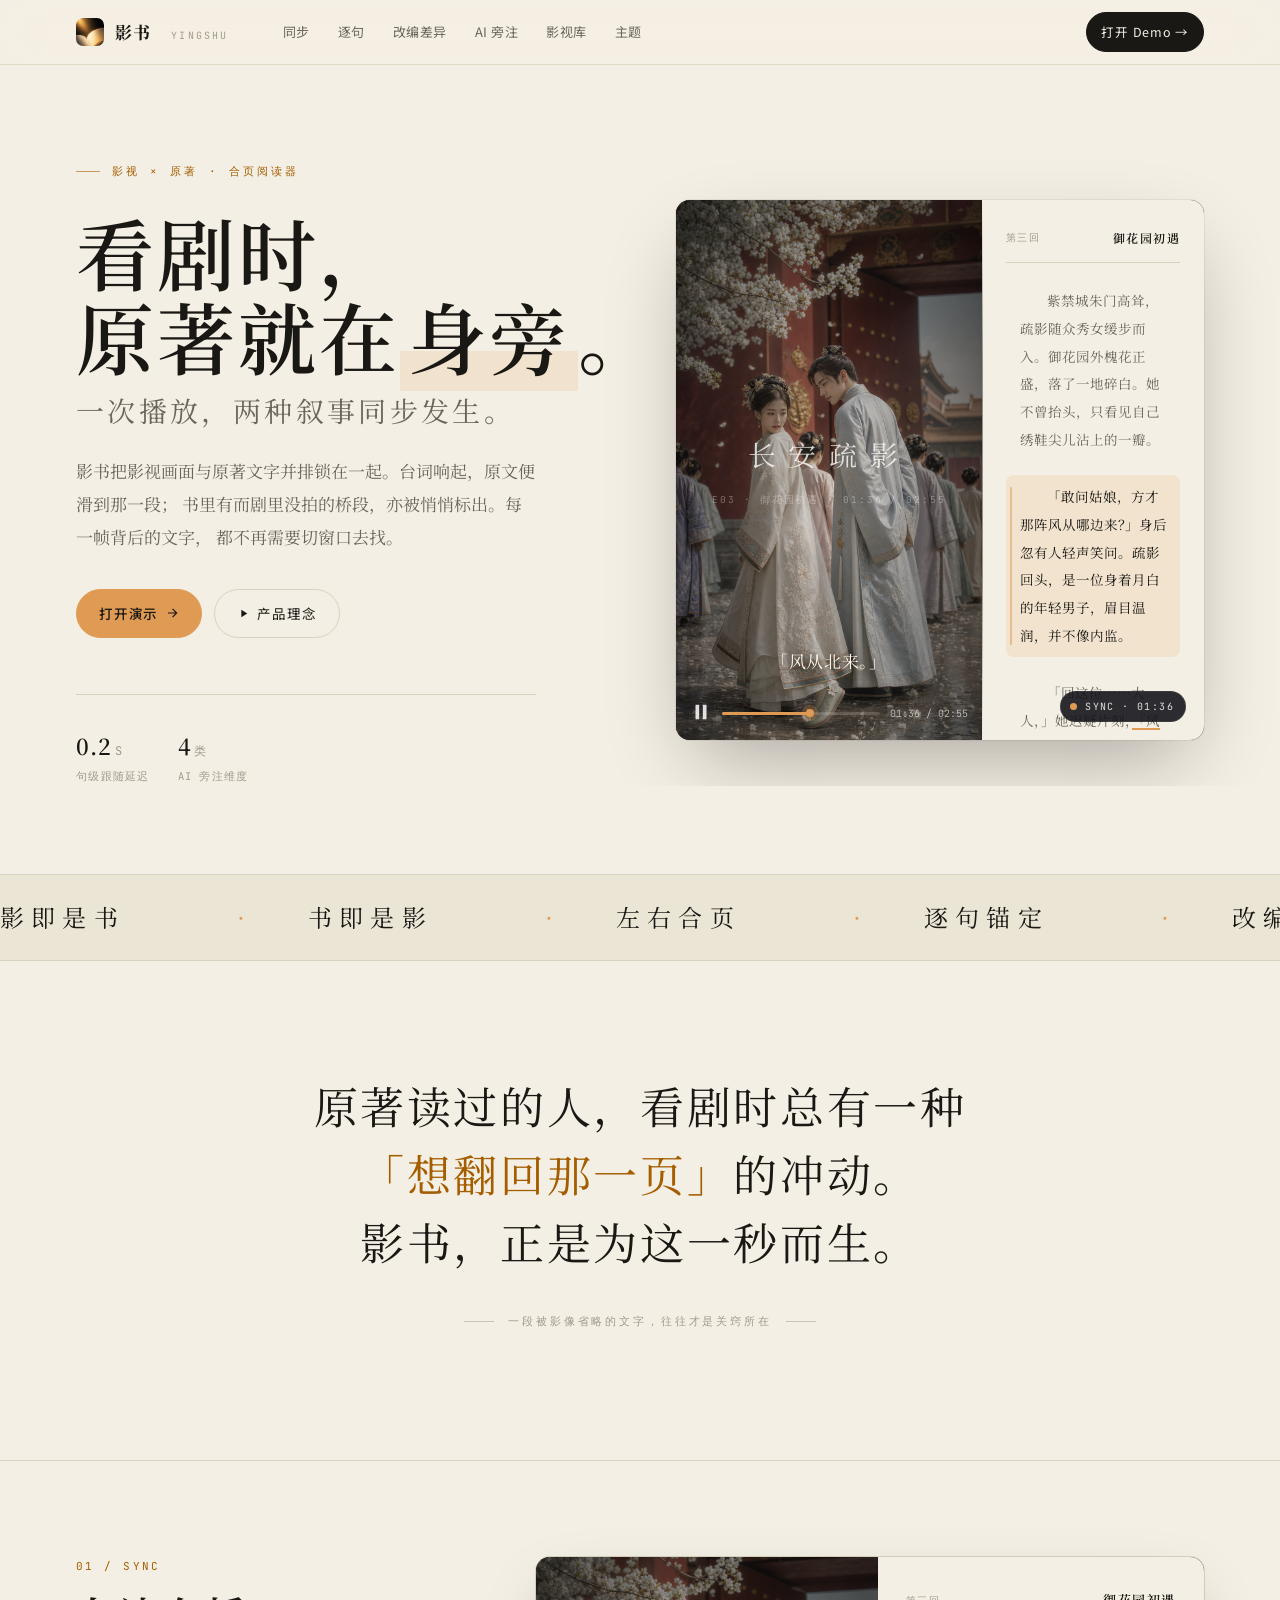
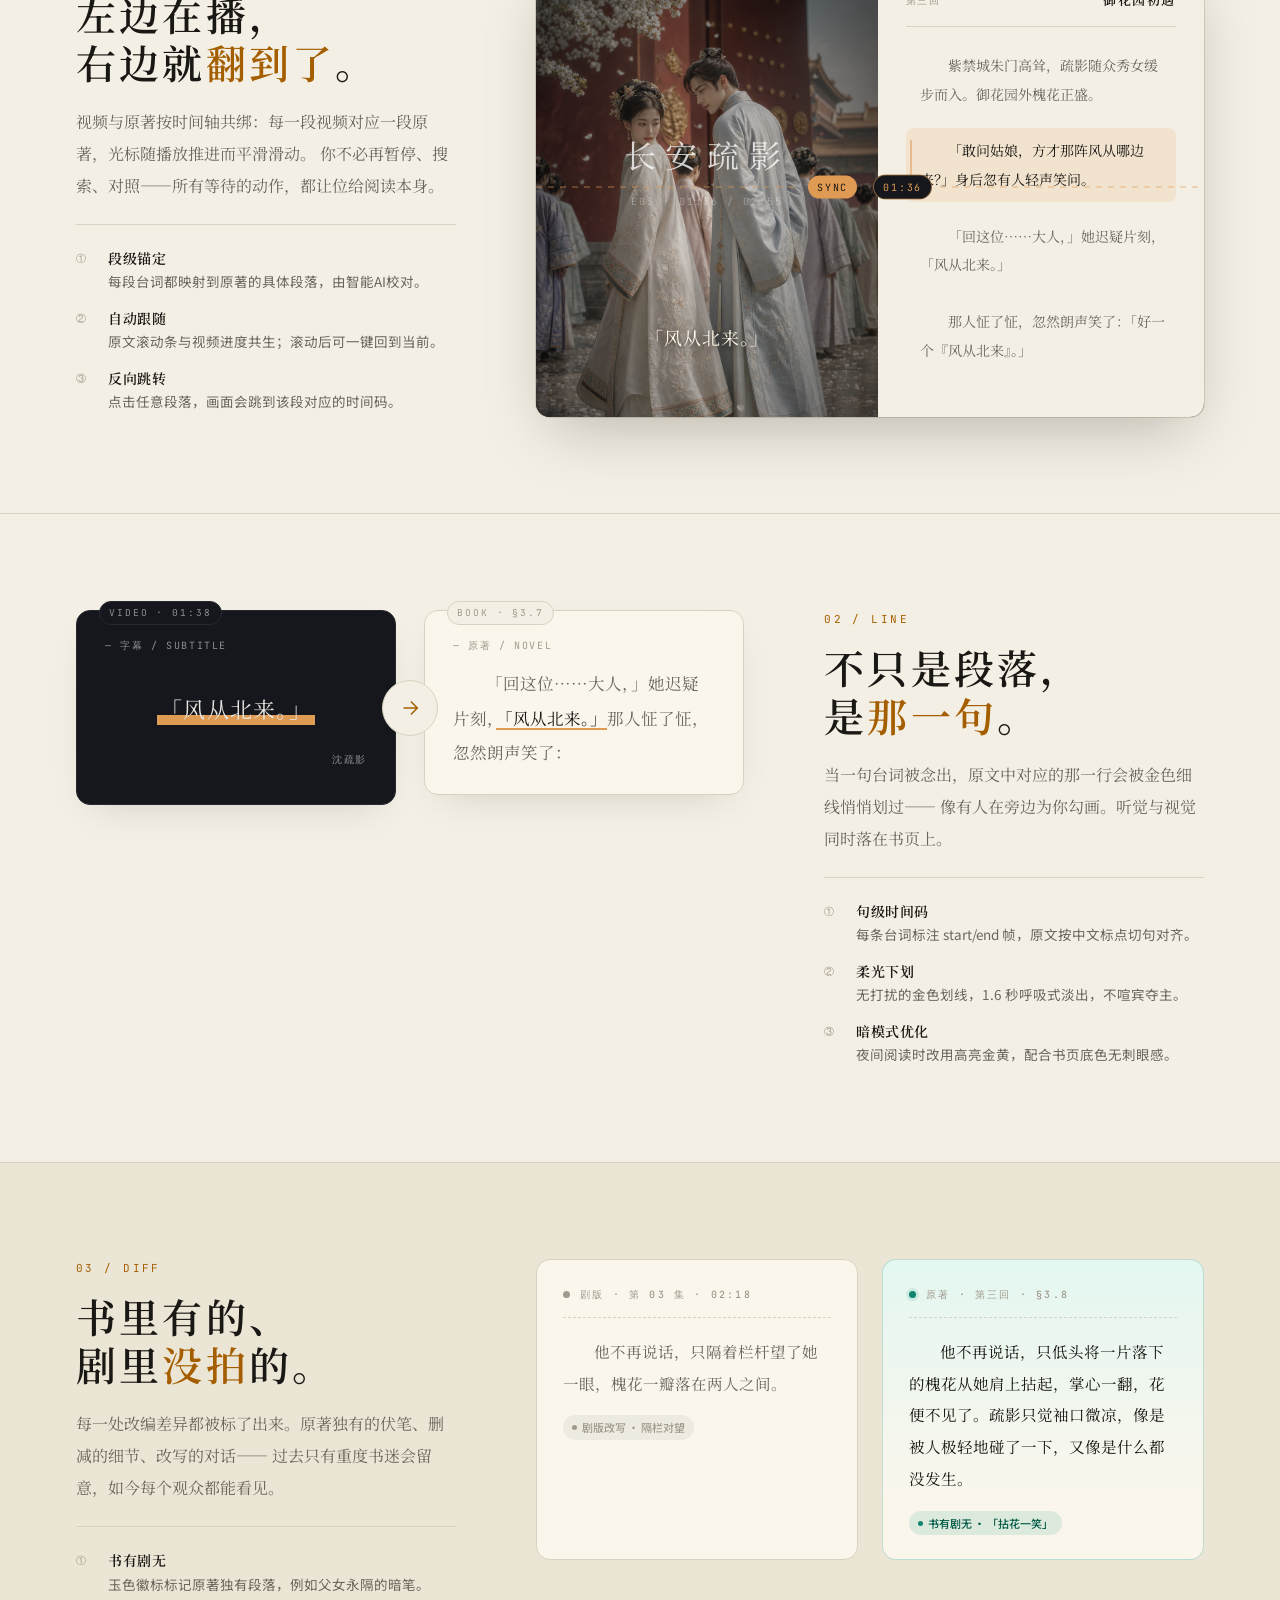
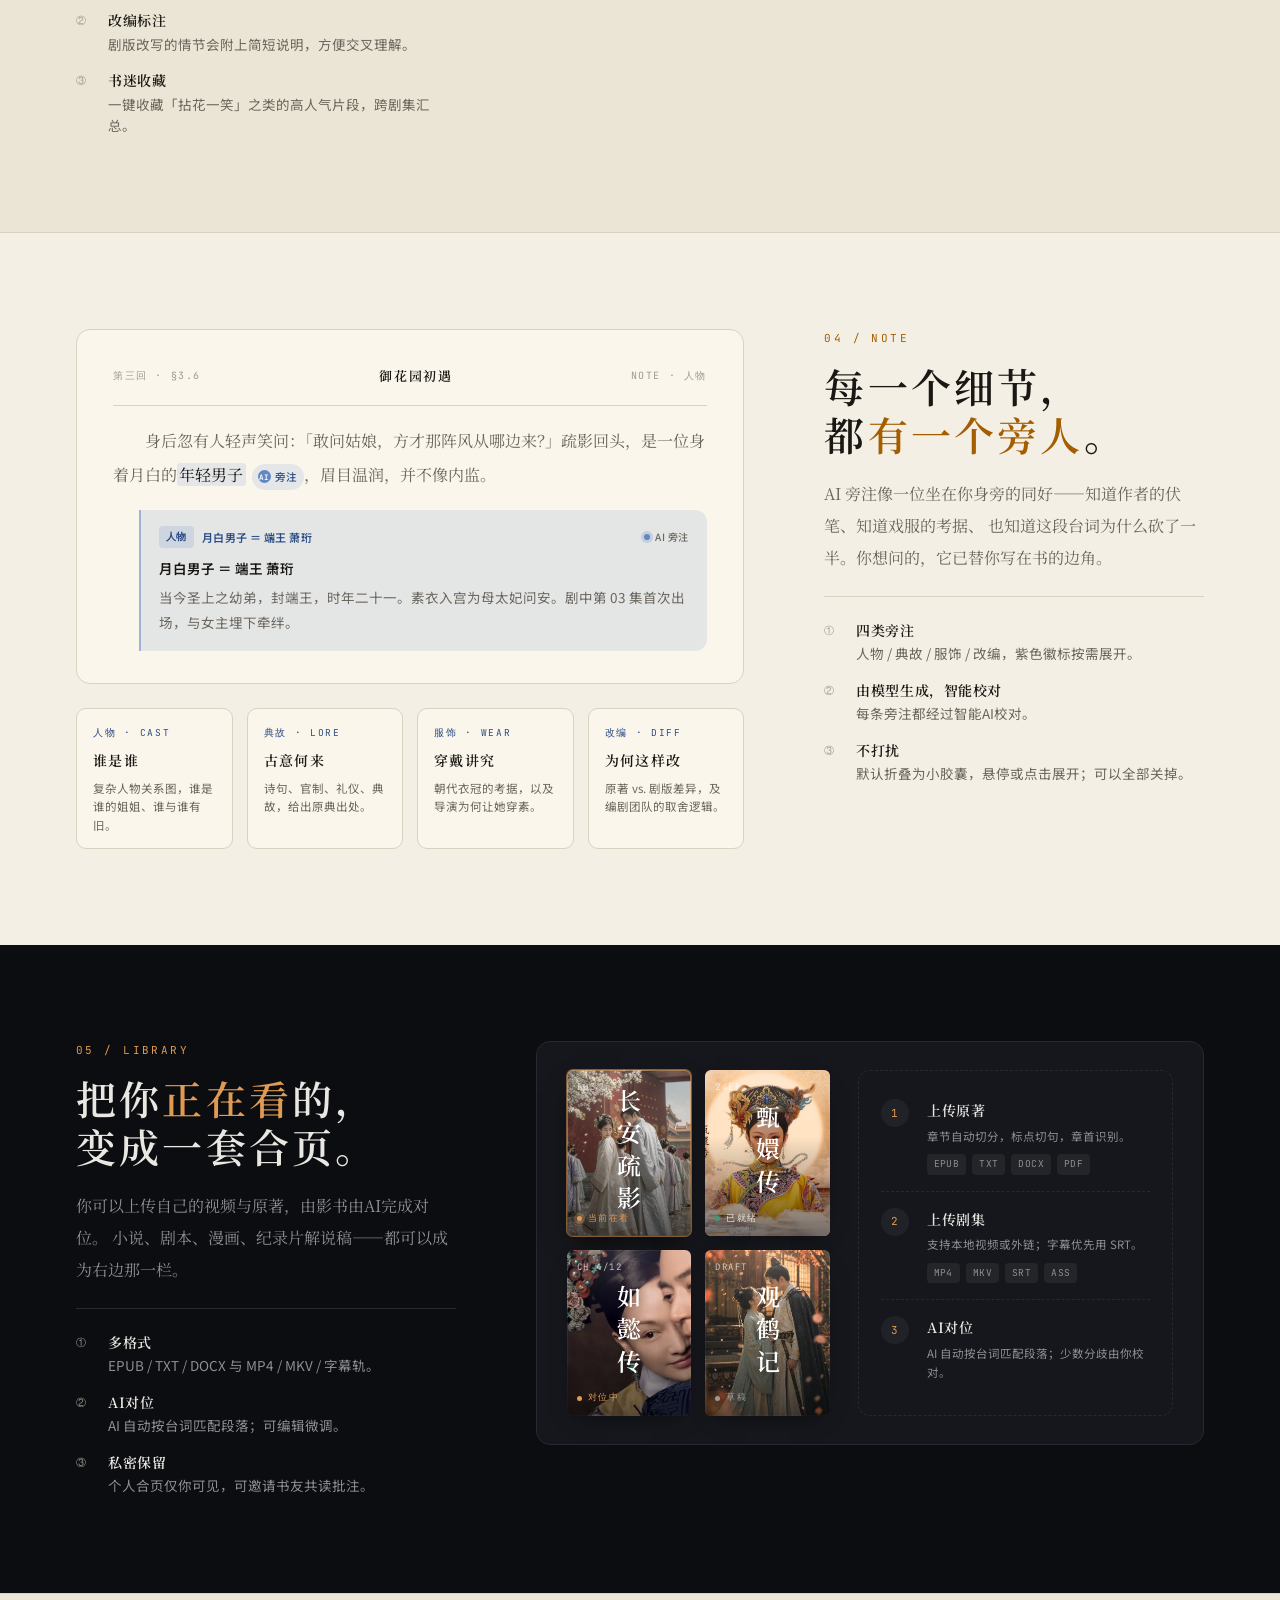
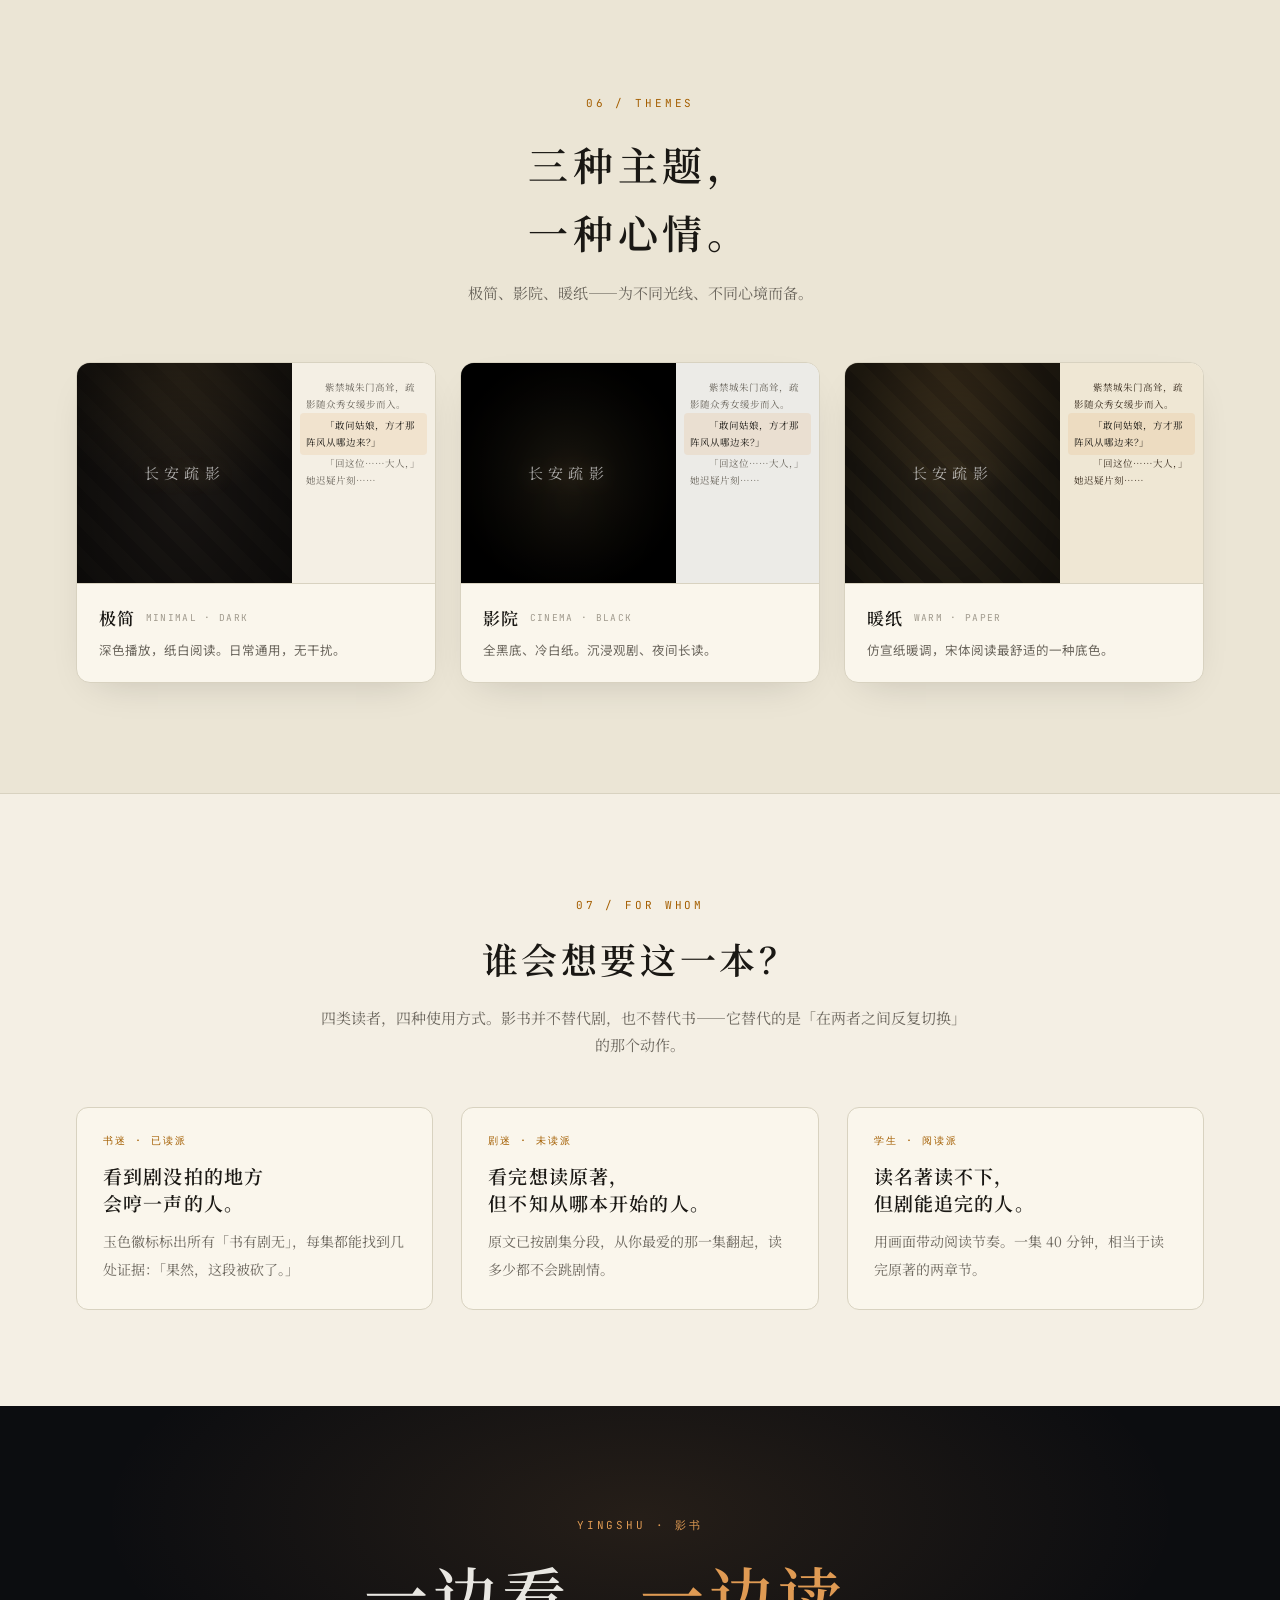
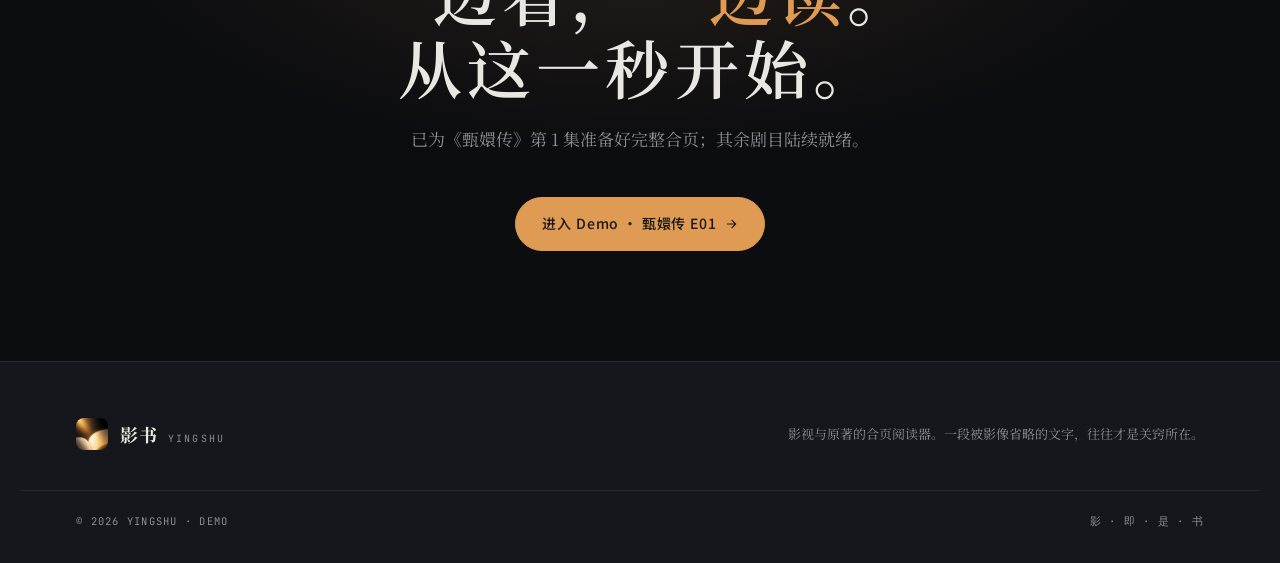
<file: index.html>
<!doctype html>
<html lang="zh-CN">
<head>
<meta charset="utf-8" />
<title>影书 · 影视与原著的合页</title>
<meta name="viewport" content="width=1280" />
<link rel="preconnect" href="https://fonts.googleapis.com" />
<link rel="preconnect" href="https://fonts.gstatic.com" crossorigin />
<link rel="stylesheet" href="https://fonts.googleapis.com/css2?family=Noto+Serif+SC:wght@300;400;500;600;700;900&family=Noto+Sans+SC:wght@300;400;500;600;700&family=JetBrains+Mono:wght@300;400;500&display=swap" />
<style>
/* ─── Tokens (沿用 demo 设计系统) ────────────────────── */
:root {
  --c-ink:        #1a1814;
  --c-ink-dim:    #6b665d;
  --c-ink-mute:   #a09a8d;
  --c-paper:      #f4efe4;
  --c-paper-soft: #ebe5d5;
  --c-paper-card: #faf6ec;
  --c-paper-deep: #e7e0cd;
  --c-rule:       #d8d2c0;
  --c-rule-soft:  #e0d9c6;

  --c-night:      #0c0d10;
  --c-night-2:    #15171c;
  --c-night-3:    #1d2027;
  --c-night-line: #262932;
  --c-snow:       #e9e7e2;
  --c-snow-dim:   #8e8e93;

  --c-gold:       oklch(0.74 0.12 65);
  --c-gold-deep:  oklch(0.55 0.13 65);
  --c-gold-soft:  oklch(0.74 0.12 65 / .15);
  --c-gold-rule:  oklch(0.74 0.12 65 / .55);

  --c-jade:       oklch(0.55 0.10 175);
  --c-jade-soft:  oklch(0.68 0.09 175 / .18);

  --c-indigo:     oklch(0.42 0.10 260);
  --c-indigo-mid: oklch(0.62 0.10 260);
  --c-indigo-soft:oklch(0.62 0.10 260 / .14);

  --ff-sans:  "Noto Sans SC", ui-sans-serif, system-ui, -apple-system, "PingFang SC", "Microsoft YaHei", sans-serif;
  --ff-serif: "Noto Serif SC", "Songti SC", "STSong", "SimSun", serif;
  --ff-mono:  "JetBrains Mono", ui-monospace, SFMono-Regular, monospace;
}

* { box-sizing: border-box; }
html, body { margin: 0; padding: 0; }
body {
  font-family: var(--ff-sans);
  color: var(--c-ink);
  background: var(--c-paper);
  -webkit-font-smoothing: antialiased;
  text-rendering: optimizeLegibility;
  font-size: 15px;
  line-height: 1.7;
}
a { color: inherit; text-decoration: none; }
img { display: block; max-width: 100%; }

.wrap { max-width: 1240px; margin: 0 auto; padding: 0 56px; }
.eyebrow {
  font-family: var(--ff-mono);
  font-size: 11px;
  letter-spacing: .26em;
  color: var(--c-ink-mute);
  text-transform: uppercase;
}
.eyebrow.gold { color: var(--c-gold-deep); }
.eyebrow.snow { color: rgba(255,255,255,.55); }

h1, h2, h3, h4 { font-family: var(--ff-serif); font-weight: 600; margin: 0; letter-spacing: .04em; }

/* ─── 顶栏 ───────────────────────────────────────────── */
.topnav {
  position: sticky; top: 0; z-index: 50;
  background: rgba(244,239,228,.82);
  -webkit-backdrop-filter: blur(20px) saturate(160%);
  backdrop-filter: blur(20px) saturate(160%);
  border-bottom: 1px solid var(--c-rule-soft);
}
.topnav-inner {
  display: flex; align-items: center; gap: 22px;
  height: 64px;
  max-width: 1240px; margin: 0 auto;
  padding: 0 56px;
}
.brand { display: flex; align-items: center; gap: 11px; font-weight: 600; }
.brand img { width: 28px; height: 28px; border-radius: 7px; }
.brand b { font-family: var(--ff-serif); font-size: 17px; letter-spacing: .08em; }
.brand small {
  font-family: var(--ff-mono); font-size: 10px; letter-spacing: .22em;
  color: var(--c-ink-mute); font-weight: 400;
}
.topnav nav { display: flex; gap: 28px; margin-left: 32px; }
.topnav nav a {
  font-size: 13px; color: var(--c-ink-dim); letter-spacing: .04em;
  transition: color .15s;
}
.topnav nav a:hover { color: var(--c-ink); }
.topnav-spacer { flex: 1; }
.btn {
  display: inline-flex; align-items: center; gap: 7px;
  padding: 8px 14px; border-radius: 999px;
  font-size: 12.5px; letter-spacing: .06em;
  border: 1px solid var(--c-rule);
  background: transparent; color: var(--c-ink);
  transition: background .15s, border-color .15s, color .15s;
  cursor: pointer; font-family: inherit;
}
.btn:hover { background: rgba(0,0,0,.04); }
.btn.primary {
  background: var(--c-ink); color: var(--c-paper); border-color: var(--c-ink);
}
.btn.primary:hover { background: #000; }
.btn.gold {
  background: var(--c-gold); color: #1a1814; border-color: var(--c-gold);
  font-weight: 500;
}
.btn.gold:hover { background: oklch(0.78 0.13 65); }

/* ─── Hero ───────────────────────────────────────────── */
.hero {
  padding: 88px 0 0;
  position: relative;
  overflow: hidden;
}
.hero-grid {
  display: grid;
  grid-template-columns: 1.05fr .95fr;
  gap: 16px;
  align-items: center;
  max-width: 1240px; margin: 0 auto;
  padding: 0 56px;
}
.hero-l { position: relative; }
.hero-eyebrow {
  display: inline-flex; align-items: center; gap: 12px;
  margin-bottom: 28px;
  font-family: var(--ff-mono);
  font-size: 11px; letter-spacing: .28em;
  color: var(--c-gold-deep);
  text-transform: uppercase;
}
.hero-eyebrow .dash {
  display: inline-block; width: 24px; height: 1px;
  background: var(--c-gold-deep); opacity: .6;
}
.hero h1 {
  font-size: 78px;
  line-height: 1.08;
  letter-spacing: .04em;
  font-weight: 600;
  color: var(--c-ink);
  margin-bottom: 28px;
}
.hero h1 em {
  font-style: normal;
  background-image: linear-gradient(transparent 64%, var(--c-gold-soft) 64%);
  padding: 0 .1em;
}
.hero h1 .sub-line {
  display: block;
  font-size: 28px;
  font-weight: 400;
  color: var(--c-ink-dim);
  letter-spacing: .12em;
  margin-top: 18px;
  font-family: var(--ff-serif);
}
.hero p.lede {
  font-size: 17px;
  line-height: 1.95;
  color: var(--c-ink-dim);
  max-width: 460px;
  margin-bottom: 36px;
  font-family: var(--ff-serif);
}
.hero-cta { display: flex; gap: 12px; margin-bottom: 56px; }
.hero-cta .btn { padding: 12px 22px; font-size: 13.5px; }

.hero-stamps {
  display: flex; gap: 28px;
  padding-top: 32px;
  border-top: 1px solid var(--c-rule);
  max-width: 460px;
}
.hero-stamp {
  display: flex; flex-direction: column; gap: 4px;
  font-family: var(--ff-mono); font-size: 10.5px; letter-spacing: .12em;
  color: var(--c-ink-mute); text-transform: uppercase;
}
.hero-stamp b {
  font-family: var(--ff-serif); font-size: 22px; font-weight: 600;
  color: var(--c-ink); letter-spacing: .04em;
}
.hero-stamp b small {
  font-family: var(--ff-mono); font-size: 12px;
  color: var(--c-ink-mute); margin-left: 3px; font-weight: 400;
}

/* Hero 右侧 · 视觉合页 */
.spread {
  position: relative;
  border-radius: 14px;
  box-shadow: 0 32px 80px -20px rgba(0,0,0,.32), 0 0 0 1px rgba(0,0,0,.06);
  overflow: hidden;
  background: var(--c-night);
  display: grid;
  grid-template-columns: 58% 42%;
  height: 540px;
}
.spread::after {
  content: ""; position: absolute;
  left: 58%; top: 0; bottom: 0; width: 1px;
  background: linear-gradient(180deg, transparent, rgba(0,0,0,.4) 30%, rgba(0,0,0,.4) 70%, transparent);
  z-index: 3;
}

/* 左：剧 */
.spread-video {
  position: relative;
  background:
    radial-gradient(120% 100% at 50% 0%, rgba(190,150,80,.16), transparent 60%),
    repeating-linear-gradient(45deg, #161311 0 18px, #1a1714 18px 36px);
  overflow: hidden;
}
.spread-video.changan {
  background-image: url("imgs/%E9%95%BF%E5%AE%89%E7%96%8F%E5%BD%B1.png");
  background-position: center;
  background-repeat: no-repeat;
  background-size: cover;
}
.spread-video::before {
  content: ""; position: absolute; inset: 0;
  background: radial-gradient(60% 80% at 50% 60%, transparent 0%, rgba(0,0,0,.6) 100%);
  pointer-events: none;
}
.spread-vstage {
  position: absolute; left: 50%; top: 50%; transform: translate(-50%, -50%);
  text-align: center;
  width: max-content;
  max-width: calc(100% - 48px);
}
.spread-vstage .ttl {
  font-family: var(--ff-serif); font-size: 28px;
  color: rgba(255,255,255,.78);
  letter-spacing: .45em;
  white-space: nowrap;
  text-shadow: 0 2px 30px rgba(255, 220, 160, .25);
}
.spread-vstage .meta {
  font-family: var(--ff-mono); font-size: 9.5px;
  letter-spacing: .2em; color: rgba(255,255,255,.35);
  margin-top: 14px;
}
.spread-sub {
  position: absolute; left: 0; right: 0; bottom: 64px;
  text-align: center;
  font-family: var(--ff-serif);
  font-size: 17px;
  color: #fff8e8; letter-spacing: .04em;
  text-shadow: 0 2px 8px rgba(0,0,0,.8);
}
.spread-controls {
  position: absolute; left: 14px; right: 14px; bottom: 14px;
  display: flex; align-items: center; gap: 10px;
}
.spread-controls .scr {
  flex: 1; height: 3px; background: rgba(255,255,255,.14); border-radius: 999px;
  position: relative;
}
.spread-controls .scr i {
  position: absolute; left: 0; top: 0; bottom: 0;
  width: 56%; background: var(--c-gold); border-radius: 999px;
}
.spread-controls .scr i::after {
  content: ""; position: absolute; right: -4px; top: 50%;
  width: 8px; height: 8px; transform: translateY(-50%);
  border-radius: 50%; background: var(--c-gold);
  box-shadow: 0 0 0 4px oklch(0.74 0.12 65 / .25);
}
.spread-controls .t {
  font-family: var(--ff-mono); font-size: 10px;
  color: rgba(255,255,255,.6); font-variant-numeric: tabular-nums;
}

/* 右：书 */
.spread-book {
  background: var(--c-paper);
  padding: 26px 24px;
  font-family: var(--ff-serif);
  font-size: 13.5px;
  line-height: 2.05;
  color: var(--c-ink-dim);
  overflow: hidden;
  position: relative;
}
.spread-book-hd {
  display: flex; align-items: center; justify-content: space-between;
  padding-bottom: 12px;
  border-bottom: 1px solid var(--c-rule);
  margin-bottom: 16px;
  font-family: var(--ff-mono);
  font-size: 9.5px; letter-spacing: .14em;
  color: var(--c-ink-mute); text-transform: uppercase;
}
.spread-book-hd b {
  font-family: var(--ff-serif); font-size: 12px; font-weight: 600;
  color: var(--c-ink); letter-spacing: .12em; text-transform: none;
}
.spread-book .para {
  text-indent: 2em;
  margin-bottom: 14px;
  padding: 8px 10px 8px 14px;
  border-radius: 8px;
  position: relative;
}
.spread-book .para.cur {
  background: var(--c-gold-soft);
  color: var(--c-ink);
}
.spread-book .para.cur::before {
  content: ""; position: absolute; left: 4px; top: 12px; bottom: 12px;
  width: 2px; border-radius: 2px; background: var(--c-gold-rule);
}
.spread-book .line.on {
  background-image: linear-gradient(transparent calc(100% - 2px), var(--c-gold) 0);
  background-size: 100% 100%; background-repeat: no-repeat;
}

/* 左下角 · 同步刻度 */
.sync-tag {
  position: absolute; bottom: 18px; right: 18px;
  display: inline-flex; align-items: center; gap: 8px;
  padding: 6px 11px 6px 9px;
  background: rgba(16,17,22,.88);
  border-radius: 999px;
  font-family: var(--ff-mono);
  font-size: 10px; letter-spacing: .14em;
  color: rgba(255,255,255,.85);
  z-index: 4;
  border: 1px solid rgba(255,255,255,.08);
}
.sync-tag .pulse {
  width: 7px; height: 7px; border-radius: 50%;
  background: var(--c-gold);
  box-shadow: 0 0 0 0 var(--c-gold);
  animation: pulse 1.6s ease-out infinite;
}
@keyframes pulse {
  0%   { box-shadow: 0 0 0 0 oklch(0.74 0.12 65 / .55); }
  100% { box-shadow: 0 0 0 9px oklch(0.74 0.12 65 / 0); }
}

/* ─── 章节分隔 ────────────────────────────────────────── */
.chap-sep {
  display: grid; grid-template-columns: 1fr auto 1fr;
  align-items: center; gap: 20px;
  margin: 96px auto 0;
  max-width: 1240px;
  padding: 0 56px;
  color: var(--c-ink-mute);
  font-family: var(--ff-serif);
  font-size: 12px; letter-spacing: .4em;
}
.chap-sep::before, .chap-sep::after {
  content: ""; height: 1px; background: var(--c-rule);
}

/* ─── Manifesto ───────────────────────────────────────── */
.manifesto {
  padding: 110px 0 130px;
  text-align: center;
}
.manifesto .quote {
  font-family: var(--ff-serif);
  font-size: 44px;
  line-height: 1.55;
  color: var(--c-ink);
  letter-spacing: .06em;
  max-width: 900px;
  margin: 0 auto 36px;
  font-weight: 400;
}
.manifesto .quote em {
  font-style: normal;
  color: var(--c-gold-deep);
}
.manifesto .quote-meta {
  font-family: var(--ff-mono);
  font-size: 11px;
  letter-spacing: .26em;
  color: var(--c-ink-mute);
  text-transform: uppercase;
}
.manifesto .quote-meta::before, .manifesto .quote-meta::after {
  content: ""; display: inline-block;
  width: 30px; height: 1px;
  background: var(--c-ink-mute);
  vertical-align: middle; opacity: .5;
  margin: 0 14px;
}

/* ─── Feature section base ───────────────────────────── */
.feature {
  padding: 96px 0;
  border-top: 1px solid var(--c-rule);
}
.feature.dark {
  background: var(--c-night); color: var(--c-snow);
  border-top: 0;
}
.feature-grid {
  display: grid;
  grid-template-columns: 380px 1fr;
  gap: 80px;
  align-items: start;
  max-width: 1240px; margin: 0 auto;
  padding: 0 56px;
}
.feature-grid.reverse { grid-template-columns: 1fr 380px; }
.feature-grid.reverse .feature-meta { order: 2; }

.feature-meta { position: sticky; top: 100px; }
.feature-num {
  font-family: var(--ff-mono);
  font-size: 11px; letter-spacing: .22em;
  color: var(--c-gold-deep);
  margin-bottom: 14px;
}
.feature.dark .feature-num { color: var(--c-gold); }
.feature h2 {
  font-size: 40px;
  line-height: 1.2;
  letter-spacing: .08em;
  font-weight: 600;
  color: var(--c-ink);
  margin-bottom: 20px;
}
.feature.dark h2 { color: var(--c-snow); }
.feature h2 em {
  font-style: normal;
  color: var(--c-gold-deep);
}
.feature.dark h2 em { color: var(--c-gold); }
.feature p.copy {
  font-family: var(--ff-serif);
  font-size: 16px;
  line-height: 2;
  color: var(--c-ink-dim);
  margin: 0 0 18px;
}
.feature.dark p.copy { color: var(--c-snow-dim); }

.feature-bullets {
  margin-top: 22px;
  padding-top: 22px;
  border-top: 1px solid var(--c-rule);
  display: flex; flex-direction: column; gap: 14px;
}
.feature.dark .feature-bullets { border-top-color: var(--c-night-line); }
.feature-bullet {
  display: grid;
  grid-template-columns: 22px 1fr;
  gap: 10px;
  font-size: 13.5px;
  line-height: 1.6;
  color: var(--c-ink-dim);
}
.feature.dark .feature-bullet { color: var(--c-snow-dim); }
.feature-bullet b {
  display: block;
  font-family: var(--ff-serif);
  font-size: 14px; font-weight: 600;
  color: var(--c-ink);
  letter-spacing: .04em;
  margin-bottom: 2px;
}
.feature.dark .feature-bullet b { color: var(--c-snow); }
.feature-bullet .n {
  font-family: var(--ff-mono);
  font-size: 10px;
  color: var(--c-ink-mute);
  letter-spacing: .04em;
  padding-top: 4px;
}

/* ─── Feature 01 visual: 同步刻度 ─────────────────────── */
.viz-sync {
  display: grid;
  grid-template-columns: 1.05fr 1fr;
  gap: 0;
  border-radius: 14px;
  overflow: hidden;
  box-shadow: 0 24px 60px -16px rgba(0,0,0,.25), 0 0 0 1px var(--c-rule);
  background: var(--c-night);
  height: 460px;
  position: relative;
}
.viz-sync .v-l {
  position: relative;
  background:
    radial-gradient(120% 100% at 50% 0%, rgba(190,150,80,.18), transparent 60%),
    repeating-linear-gradient(45deg, #161311 0 18px, #1a1714 18px 36px);
}
.viz-sync .v-l.changan {
  background-image: url("imgs/%E9%95%BF%E5%AE%89%E7%96%8F%E5%BD%B1.png");
  background-position: center;
  background-repeat: no-repeat;
  background-size: cover;
}
.viz-sync .v-l::after {
  content: ""; position: absolute; inset: 0;
  background: radial-gradient(60% 80% at 50% 60%, transparent 0%, rgba(0,0,0,.6) 100%);
}
.viz-sync .v-stage {
  position: absolute; left: 50%; top: 46%; transform: translate(-50%, -50%);
  text-align: center; z-index: 1;
  width: max-content;
  max-width: calc(100% - 48px);
}
.viz-sync .v-stage .ttl {
  font-family: var(--ff-serif); font-size: 32px;
  color: rgba(255,255,255,.78);
  letter-spacing: .3em;
  white-space: nowrap;
  text-shadow: 0 2px 30px rgba(255, 220, 160, .25);
}
.viz-sync .v-stage .ep-meta {
  font-family: var(--ff-mono); font-size: 10px; letter-spacing: .2em;
  color: rgba(255,255,255,.32);
  margin-top: 12px;
}
.viz-sync .v-sub {
  position: absolute; left: 0; right: 0; bottom: 14%;
  text-align: center;
  font-family: var(--ff-serif);
  font-size: 18px;
  color: #fff8e8; letter-spacing: .06em;
  text-shadow: 0 2px 8px rgba(0,0,0,.8);
  z-index: 1;
}
.viz-sync .v-r {
  background: var(--c-paper);
  padding: 30px 28px;
  font-family: var(--ff-serif);
  font-size: 14px;
  line-height: 2.05;
  color: var(--c-ink-dim);
  overflow: hidden;
  position: relative;
}
.viz-sync .v-r .hd {
  display: flex; align-items: center; justify-content: space-between;
  margin-bottom: 16px;
  padding-bottom: 12px;
  border-bottom: 1px solid var(--c-rule);
  font-family: var(--ff-mono);
  font-size: 9.5px; letter-spacing: .14em;
  color: var(--c-ink-mute);
}
.viz-sync .v-r .hd b {
  font-family: var(--ff-serif); font-size: 13px;
  color: var(--c-ink); letter-spacing: .12em;
  font-weight: 600;
}
.viz-sync .v-r .p {
  text-indent: 2em;
  margin-bottom: 12px;
  padding: 8px 10px 8px 14px;
  border-radius: 8px;
  position: relative;
}
.viz-sync .v-r .p.cur {
  background: var(--c-gold-soft);
  color: var(--c-ink);
}
.viz-sync .v-r .p.cur::before {
  content: ""; position: absolute; left: 4px; top: 12px; bottom: 12px;
  width: 2px; border-radius: 2px; background: var(--c-gold-rule);
}

/* 中间锁定线 */
.viz-sync .lock {
  position: absolute; top: 50%; transform: translateY(-50%);
  left: 0; right: 0;
  display: flex; align-items: center;
  pointer-events: none;
  z-index: 5;
}
.viz-sync .lock .ln {
  flex: 1; height: 1px;
  background: repeating-linear-gradient(90deg, var(--c-gold) 0 6px, transparent 6px 12px);
  opacity: .65;
}
.viz-sync .lock .pill {
  font-family: var(--ff-mono); font-size: 10px; letter-spacing: .18em;
  color: #1a1814; background: var(--c-gold);
  padding: 3px 9px; border-radius: 999px;
  margin: 0 8px;
}
.viz-sync .lock .pill.t-pill {
  background: var(--c-night-2); color: var(--c-gold);
  border: 1px solid var(--c-gold-rule);
}

/* ─── Feature 02 visual: 逐句高亮（卡片对照） ────────── */
.viz-line {
  display: grid;
  grid-template-columns: 1fr 1fr;
  gap: 28px;
  align-items: start;
}
.viz-card {
  background: var(--c-paper-card);
  border: 1px solid var(--c-rule);
  border-radius: 14px;
  padding: 26px 28px 24px;
  box-shadow: 0 14px 40px -20px rgba(0,0,0,.18);
  position: relative;
}
.viz-card .vc-tag {
  position: absolute; top: -10px; left: 22px;
  font-family: var(--ff-mono);
  font-size: 9.5px; letter-spacing: .2em;
  padding: 3px 9px;
  background: var(--c-paper);
  border: 1px solid var(--c-rule);
  border-radius: 999px;
  color: var(--c-ink-mute);
  text-transform: uppercase;
}
.viz-card.dark {
  background: var(--c-night-2);
  border-color: var(--c-night-line);
  color: var(--c-snow);
}
.viz-card.dark .vc-tag {
  background: var(--c-night-2); border-color: var(--c-night-line);
  color: var(--c-snow-dim);
}
.viz-card .vc-cap {
  font-family: var(--ff-mono);
  font-size: 10px; letter-spacing: .16em;
  color: var(--c-ink-mute);
  margin-bottom: 12px;
}
.viz-card.dark .vc-cap { color: var(--c-snow-dim); }
.viz-card .vc-line {
  font-family: var(--ff-serif);
  font-size: 22px; line-height: 1.5;
  color: var(--c-snow);
  letter-spacing: .06em;
  text-align: center;
  padding: 26px 8px;
}
.viz-card .vc-line .q {
  display: inline-block;
  padding: 0 .12em;
  background-image: linear-gradient(transparent 70%, var(--c-gold) 0);
}
.viz-card .vc-para {
  font-family: var(--ff-serif);
  font-size: 16.5px;
  line-height: 2.1;
  color: var(--c-ink-dim);
  text-indent: 2em;
}
.viz-card .vc-para .hl {
  color: var(--c-ink);
  background-image: linear-gradient(transparent calc(100% - 2px), var(--c-gold) 0);
  background-size: 100% 100%;
  background-repeat: no-repeat;
}
.viz-line .arrow {
  position: absolute;
  top: 50%; left: 50%;
  transform: translate(-50%, -50%);
  width: 56px; height: 56px;
  background: var(--c-paper);
  border: 1px solid var(--c-rule);
  border-radius: 50%;
  display: grid; place-items: center;
  z-index: 10;
  color: var(--c-gold-deep);
}
.viz-line-wrap { position: relative; }

/* ─── Feature 03: 改编差异 ───────────────────────────── */
.viz-diff {
  display: grid;
  grid-template-columns: 1fr 1fr;
  gap: 24px;
}
.diff-col {
  background: var(--c-paper-card);
  border: 1px solid var(--c-rule);
  border-radius: 14px;
  padding: 26px 26px 24px;
  position: relative;
}
.diff-col h4 {
  display: flex; align-items: center; gap: 10px;
  font-family: var(--ff-mono);
  font-size: 10px; letter-spacing: .22em;
  color: var(--c-ink-mute); text-transform: uppercase;
  font-weight: 500;
  margin-bottom: 18px;
  padding-bottom: 14px;
  border-bottom: 1px dashed var(--c-rule);
}
.diff-col h4 .dot { width: 7px; height: 7px; border-radius: 50%; }
.diff-col.video h4 .dot { background: var(--c-ink-mute); }
.diff-col.book h4 .dot {
  background: var(--c-jade);
  box-shadow: 0 0 0 3px var(--c-jade-soft);
}
.diff-col .text {
  font-family: var(--ff-serif);
  font-size: 15.5px;
  line-height: 2.05;
  color: var(--c-ink-dim);
  text-indent: 2em;
}
.diff-col.book .text { color: var(--c-ink); }
.diff-col.book {
  background: linear-gradient(180deg, oklch(0.96 0.022 175) 0%, var(--c-paper-card) 80%);
  border-color: oklch(0.78 0.06 175 / .5);
}
.diff-col .badge-bookonly {
  display: inline-flex; align-items: center; gap: 5px;
  font-size: 11px; padding: 3px 9px; border-radius: 999px;
  background: var(--c-jade-soft); color: oklch(0.40 0.10 175);
  font-family: var(--ff-sans); font-weight: 500;
  margin-top: 16px;
}
.diff-col .badge-bookonly i {
  width: 5px; height: 5px; border-radius: 50%;
  background: oklch(0.55 0.10 175);
}
.diff-col.video .badge-bookonly {
  background: rgba(0,0,0,.05);
  color: var(--c-ink-mute);
}
.diff-col.video .badge-bookonly i { background: var(--c-ink-mute); }

/* ─── Feature 04: AI 旁注 ───────────────────────────── */
.viz-ann {
  position: relative;
  background: var(--c-paper-card);
  border: 1px solid var(--c-rule);
  border-radius: 14px;
  padding: 32px 36px;
  font-family: var(--ff-serif);
  font-size: 16px;
  line-height: 2.1;
  color: var(--c-ink);
}
.viz-ann .top-row {
  display: flex; align-items: center; justify-content: space-between;
  font-family: var(--ff-mono);
  font-size: 10px; letter-spacing: .16em;
  color: var(--c-ink-mute);
  padding-bottom: 16px;
  margin-bottom: 18px;
  border-bottom: 1px solid var(--c-rule);
}
.viz-ann .top-row b {
  font-family: var(--ff-serif); font-size: 13px;
  color: var(--c-ink); letter-spacing: .12em; font-weight: 600;
}
.viz-ann .body {
  text-indent: 2em;
  color: var(--c-ink-dim);
}
.viz-ann .body .target {
  background: var(--c-indigo-soft);
  color: var(--c-ink);
  padding: 0 .15em;
  border-radius: 3px;
  position: relative;
}
.viz-ann .ann-trigger {
  display: inline-flex; align-items: center; gap: 4px;
  margin-left: 6px;
  vertical-align: middle;
  font-size: 10.5px; padding: 2px 7px 2px 6px;
  border-radius: 999px;
  background: var(--c-indigo-soft); color: var(--c-indigo);
  font-family: var(--ff-sans); font-weight: 500;
  text-indent: 0;
}
.viz-ann .ann-trigger .ai {
  width: 13px; height: 13px; border-radius: 50%;
  display: grid; place-items: center;
  background: var(--c-indigo-mid); color: #fff;
  font-size: 7.5px; font-weight: 700; font-family: var(--ff-mono);
}
.viz-ann .annotation {
  margin: 18px 0 0 26px;
  padding: 16px 18px;
  border-left: 2px solid oklch(0.62 0.10 260 / .55);
  background: var(--c-indigo-soft);
  border-radius: 0 12px 12px 0;
  font-family: var(--ff-sans);
  font-size: 13.5px; line-height: 1.85;
  color: var(--c-ink);
  text-indent: 0;
  position: relative;
}
.viz-ann .ann-hd {
  display: flex; align-items: center; gap: 8px;
  margin-bottom: 8px;
  font-size: 11px; color: var(--c-indigo); font-weight: 600;
  letter-spacing: .04em;
}
.viz-ann .ann-hd .kind {
  font-family: var(--ff-mono); font-size: 10px;
  padding: 2px 7px; border-radius: 4px;
  background: oklch(0.62 0.10 260 / .18);
}
.viz-ann .ann-hd .ai-tag {
  margin-left: auto;
  display: inline-flex; align-items: center; gap: 5px;
  font-size: 10px; color: var(--c-ink-dim); font-weight: 500; letter-spacing: .06em;
}
.viz-ann .ann-hd .ai-tag::before {
  content: ""; width: 6px; height: 6px; border-radius: 50%;
  background: var(--c-indigo-mid);
  box-shadow: 0 0 0 3px oklch(0.62 0.10 260 / .25);
}
.viz-ann .annotation .at {
  font-weight: 600; margin-bottom: 4px; color: var(--c-ink);
}
.viz-ann .annotation .ab { color: var(--c-ink-dim); }

.ann-types {
  display: grid;
  grid-template-columns: repeat(4, 1fr);
  gap: 14px;
  margin-top: 24px;
}
.ann-type {
  background: var(--c-paper-card);
  border: 1px solid var(--c-rule);
  border-radius: 10px;
  padding: 16px 16px 14px;
}
.ann-type .nm {
  font-family: var(--ff-serif); font-size: 14px; font-weight: 600;
  color: var(--c-ink); letter-spacing: .1em; margin-bottom: 6px;
}
.ann-type .desc {
  font-size: 11.5px; color: var(--c-ink-dim); line-height: 1.6;
}
.ann-type .ic {
  font-family: var(--ff-mono); font-size: 9.5px;
  letter-spacing: .18em; color: var(--c-indigo);
  margin-bottom: 8px;
}

/* ─── Feature 05: 影视库（暗色） ─────────────────────── */
.viz-lib {
  background: var(--c-night-2);
  border: 1px solid var(--c-night-line);
  border-radius: 14px;
  padding: 28px 30px;
  position: relative;
}
.viz-lib-grid {
  display: grid;
  grid-template-columns: 1fr 1.2fr;
  gap: 28px;
}
.viz-lib-posters {
  display: grid;
  grid-template-columns: repeat(2, 1fr);
  gap: 14px;
  align-content: start;
}
.poster {
  position: relative;
  aspect-ratio: 3 / 4;
  border-radius: 6px;
  overflow: hidden;
  box-shadow: inset 0 0 0 1px rgba(255,255,255,.06), 0 8px 20px -10px rgba(0,0,0,.6);
  display: grid; place-items: center;
  text-align: center;
  cursor: default;
}
.poster.poster-changan {
  background-image: url("imgs/%E9%95%BF%E5%AE%89%E7%96%8F%E5%BD%B1.png");
  background-position: center;
  background-repeat: no-repeat;
  background-size: cover;
}
.poster::before {
  content: ""; position: absolute; inset: 0;
  background:
    radial-gradient(120% 80% at 50% 0%, rgba(255,255,255,.18), transparent 55%),
    linear-gradient(180deg, transparent 40%, rgba(0,0,0,.55) 100%);
  pointer-events: none;
}
.poster .pt {
  position: relative;
  font-family: var(--ff-serif);
  font-size: 24px; font-weight: 600;
  color: #fff;
  letter-spacing: .35em;
  writing-mode: vertical-rl;
  text-orientation: upright;
  line-height: 1.05;
  text-shadow: 0 2px 14px rgba(0,0,0,.6);
  padding: 18px 0;
}
.poster .pep {
  position: absolute; left: 10px; top: 10px;
  font-family: var(--ff-mono);
  font-size: 9px; letter-spacing: .16em;
  color: rgba(255,255,255,.7);
  z-index: 2;
}
.poster .pstat {
  position: absolute; left: 10px; right: 10px; bottom: 10px;
  font-family: var(--ff-mono);
  font-size: 9px; letter-spacing: .16em;
  color: rgba(255,255,255,.85);
  text-transform: uppercase;
  text-align: left;
  z-index: 2;
  display: flex; align-items: center; gap: 6px;
}
.poster .pstat i {
  width: 5px; height: 5px; border-radius: 50%;
  background: oklch(0.62 0.10 165);
}
.poster.on {
  box-shadow: inset 0 0 0 1px var(--c-gold-rule),
              0 0 0 1px var(--c-gold-rule),
              0 12px 28px -10px rgba(0,0,0,.7);
}
.poster.on .pstat {
  color: var(--c-gold);
}
.poster.on .pstat i {
  background: var(--c-gold);
  box-shadow: 0 0 0 3px oklch(0.74 0.12 65 / .25);
}
.poster.parsing .pstat { color: var(--c-gold); }
.poster.parsing .pstat i {
  background: var(--c-gold);
  animation: pulseDot 1.4s ease-in-out infinite;
}
@keyframes pulseDot {
  0%,100% { opacity: 1; transform: scale(1); }
  50% { opacity: .3; transform: scale(1.6); }
}
.poster.draft .pstat { color: rgba(255,255,255,.5); }
.poster.draft .pstat i { background: var(--c-ink-mute); }

.viz-lib-drop {
  border: 1.5px dashed var(--c-night-line);
  border-radius: 12px;
  padding: 28px 22px;
  display: flex; flex-direction: column; gap: 16px;
}
.drop-step {
  display: grid; grid-template-columns: 32px 1fr; gap: 14px;
  align-items: start;
  padding-bottom: 16px;
  border-bottom: 1px dashed var(--c-night-line);
}
.drop-step:last-child { border-bottom: 0; padding-bottom: 0; }
.drop-step .num {
  font-family: var(--ff-mono);
  font-size: 11px; letter-spacing: .04em;
  width: 28px; height: 28px; border-radius: 50%;
  background: rgba(255,255,255,.05);
  color: var(--c-gold);
  display: grid; place-items: center;
}
.drop-step h5 {
  font-family: var(--ff-serif);
  font-size: 14px; font-weight: 600;
  color: var(--c-snow);
  margin: 0 0 4px;
  letter-spacing: .06em;
}
.drop-step p {
  font-size: 11.5px;
  color: var(--c-snow-dim);
  margin: 0;
  line-height: 1.7;
}
.drop-step .formats {
  display: flex; gap: 6px; margin-top: 8px;
}
.drop-step .formats code {
  font-family: var(--ff-mono);
  font-size: 9.5px; letter-spacing: .04em;
  padding: 2px 7px; border-radius: 4px;
  background: rgba(255,255,255,.06);
  color: var(--c-snow-dim);
}

/* ─── 主题对比 ───────────────────────────────────────── */
.themes {
  padding: 100px 0 110px;
  border-top: 1px solid var(--c-rule);
  background: var(--c-paper-soft);
}
.themes-hd {
  text-align: center;
  margin-bottom: 56px;
}
.themes-hd .eyebrow { color: var(--c-gold-deep); margin-bottom: 18px; display: block; }
.themes-hd h2 {
  font-size: 40px; letter-spacing: .12em; color: var(--c-ink);
}
.themes-hd p {
  font-family: var(--ff-serif);
  font-size: 15px; color: var(--c-ink-dim);
  margin-top: 14px;
  max-width: 480px; margin-left: auto; margin-right: auto;
}
.themes-grid {
  display: grid;
  grid-template-columns: repeat(3, 1fr);
  gap: 24px;
  max-width: 1240px; margin: 0 auto;
  padding: 0 56px;
}
.theme-card {
  border-radius: 14px;
  overflow: hidden;
  border: 1px solid var(--c-rule);
  background: var(--c-paper-card);
  box-shadow: 0 14px 40px -20px rgba(0,0,0,.2);
  display: flex; flex-direction: column;
}
.theme-prev {
  height: 220px;
  display: grid;
  grid-template-columns: 60% 40%;
  position: relative;
  overflow: hidden;
}
.theme-prev .v {
  background:
    radial-gradient(120% 100% at 50% 0%, rgba(190,150,80,.18), transparent 60%),
    repeating-linear-gradient(45deg, #161311 0 14px, #1a1714 14px 28px);
  position: relative;
}
.theme-prev .v::after {
  content: ""; position: absolute; inset: 0;
  background: radial-gradient(60% 80% at 50% 60%, transparent 0%, rgba(0,0,0,.5) 100%);
}
.theme-prev .v .ttl {
  position: absolute; left: 50%; top: 50%; transform: translate(-50%,-50%);
  font-family: var(--ff-serif); font-size: 15px;
  color: rgba(255,255,255,.7); letter-spacing: .35em;
  text-shadow: 0 2px 18px rgba(255, 220, 160, .25);
}
.theme-prev .r {
  padding: 16px 14px;
  font-family: var(--ff-serif);
  font-size: 9.5px; line-height: 1.8;
  color: var(--c-ink-dim);
  background: var(--c-paper);
}
.theme-prev .r .p { text-indent: 2em; }
.theme-prev .r .p.cur {
  background: var(--c-gold-soft);
  color: var(--c-ink);
  padding: 4px 6px;
  border-radius: 4px;
  margin: 0 -6px;
}

/* 主题变体 */
.theme-card.minimal-dark .v {
  background:
    radial-gradient(120% 100% at 50% 0%, rgba(190,150,80,.18), transparent 60%),
    repeating-linear-gradient(45deg, #161311 0 14px, #1a1714 14px 28px);
}
.theme-card.cinema .v {
  background:
    radial-gradient(80% 80% at 50% 50%, rgba(70,60,40,.4), transparent 70%),
    #000;
}
.theme-card.cinema .r { background: #ecebe7; }
.theme-card.warm .v {
  background:
    radial-gradient(120% 100% at 50% 0%, rgba(190,140,70,.22), transparent 60%),
    repeating-linear-gradient(45deg, #221d15 0 14px, #2b2519 14px 28px);
}
.theme-card.warm .r { background: #efe7d4; }
.theme-card.warm .r { color: oklch(0.32 0.03 70); }

.theme-meta {
  padding: 20px 22px 22px;
  border-top: 1px solid var(--c-rule);
}
.theme-meta .name {
  display: flex; align-items: center; gap: 10px;
  font-family: var(--ff-serif);
  font-size: 17px; font-weight: 600;
  color: var(--c-ink); letter-spacing: .08em;
  margin-bottom: 6px;
}
.theme-meta .id {
  font-family: var(--ff-mono);
  font-size: 9.5px; letter-spacing: .14em;
  color: var(--c-ink-mute); text-transform: uppercase;
  font-weight: 400;
}
.theme-meta .blurb {
  font-size: 12.5px;
  color: var(--c-ink-dim);
  line-height: 1.7;
}

/* ─── 用户场景 ───────────────────────────────────────── */
.audience {
  padding: 96px 0;
  border-top: 1px solid var(--c-rule);
}
.audience-grid {
  display: grid;
  grid-template-columns: repeat(3, 1fr);
  gap: 28px;
  margin-top: 48px;
}
.aud {
  padding: 24px 26px 26px;
  background: var(--c-paper-card);
  border: 1px solid var(--c-rule);
  border-radius: 12px;
}
.aud .who {
  font-family: var(--ff-mono);
  font-size: 10px; letter-spacing: .2em;
  color: var(--c-gold-deep);
  text-transform: uppercase;
  margin-bottom: 14px;
}
.aud h4 {
  font-family: var(--ff-serif);
  font-size: 19px; font-weight: 600;
  color: var(--c-ink); letter-spacing: .06em;
  margin-bottom: 12px;
  line-height: 1.4;
}
.aud p {
  font-family: var(--ff-serif);
  font-size: 14px; line-height: 1.95;
  color: var(--c-ink-dim);
  margin: 0;
}
.aud-hd { text-align: center; max-width: 640px; margin: 0 auto; }
.aud-hd h2 {
  font-size: 36px; letter-spacing: .1em; color: var(--c-ink);
  margin: 12px 0 14px;
}
.aud-hd p {
  font-family: var(--ff-serif);
  font-size: 15px; line-height: 1.85;
  color: var(--c-ink-dim);
}

/* ─── Final CTA ───────────────────────────────────────── */
.cta-final {
  background: var(--c-night);
  color: var(--c-snow);
  padding: 110px 0;
  text-align: center;
  position: relative;
  overflow: hidden;
}
.cta-final::before {
  content: ""; position: absolute;
  inset: 0;
  background:
    radial-gradient(70% 70% at 50% 20%, oklch(0.74 0.12 65 / .12), transparent 60%);
  pointer-events: none;
}
.cta-final .inner { position: relative; }
.cta-final .eyebrow { color: var(--c-gold); margin-bottom: 22px; display: block; }
.cta-final h2 {
  font-size: 64px; line-height: 1.15;
  letter-spacing: .08em;
  color: var(--c-snow);
  margin-bottom: 18px;
}
.cta-final h2 em {
  font-style: normal;
  color: var(--c-gold);
}
.cta-final p {
  font-family: var(--ff-serif);
  font-size: 17px;
  color: var(--c-snow-dim);
  max-width: 520px;
  margin: 0 auto 42px;
  line-height: 1.95;
}
.cta-final .btns { display: inline-flex; gap: 14px; }
.cta-final .btn {
  padding: 14px 26px; font-size: 14px;
  border-color: rgba(255,255,255,.18);
  color: var(--c-snow);
}
.cta-final .btn:hover { background: rgba(255,255,255,.06); }
.cta-final .btn.gold { color: #1a1814; border-color: var(--c-gold); }
.cta-final .btn.gold:hover { background: oklch(0.78 0.13 65); }

/* ─── Footer ──────────────────────────────────────────── */
footer {
  background: var(--c-night-2);
  color: var(--c-snow-dim);
  padding: 56px 0 32px;
  font-size: 12px;
  border-top: 1px solid var(--c-night-line);
}
footer .ftr {
  max-width: 1240px; margin: 0 auto;
  padding: 0 56px;
  display: grid;
  grid-template-columns: 1.4fr 1fr 1fr 1fr;
  gap: 48px;
}
footer .ftr-min {
  display: flex; align-items: center; justify-content: space-between;
  gap: 40px;
}
footer .ftr-min .brand {
  display: flex; align-items: center; gap: 12px;
  color: var(--c-snow);
}
footer .ftr-min .blurb {
  max-width: 420px; text-align: right; margin: 0;
}
footer .brand { color: var(--c-snow); }
footer h5 {
  font-family: var(--ff-mono);
  font-size: 10.5px; letter-spacing: .22em;
  color: var(--c-snow); text-transform: uppercase;
  margin: 0 0 14px;
  font-weight: 500;
}
footer ul { list-style: none; padding: 0; margin: 0; display: flex; flex-direction: column; gap: 9px; }
footer ul li { font-size: 12.5px; }
footer ul li a { color: var(--c-snow-dim); }
footer ul li a:hover { color: var(--c-snow); }
footer .blurb {
  font-family: var(--ff-serif);
  font-size: 13px;
  margin-top: 14px;
  max-width: 240px;
  line-height: 1.8;
  color: var(--c-snow-dim);
}
.ftr-bot {
  max-width: 1240px; margin: 40px auto 0;
  padding: 22px 56px 0;
  border-top: 1px solid var(--c-night-line);
  display: flex; justify-content: space-between;
  font-family: var(--ff-mono); font-size: 10.5px; letter-spacing: .12em;
  color: var(--c-snow-dim); text-transform: uppercase;
}

/* ─── Marquee (滚动小字) ──────────────────────────────── */
.marquee {
  padding: 22px 0;
  background: var(--c-paper-soft);
  border-top: 1px solid var(--c-rule);
  border-bottom: 1px solid var(--c-rule);
  overflow: hidden;
  white-space: nowrap;
}
.marquee-track {
  display: inline-flex;
  gap: 56px;
  font-family: var(--ff-serif);
  font-size: 24px;
  color: var(--c-ink);
  letter-spacing: .3em;
  animation: marq 38s linear infinite;
}
.marquee-track span { display: inline-flex; align-items: center; gap: 56px; }
.marquee-track span::after {
  content: "·"; color: var(--c-gold); margin-left: 56px;
}
@keyframes marq {
  from { transform: translateX(0); }
  to   { transform: translateX(-50%); }
}

/* Print 隐藏 */
@media print {
  .topnav, .cta-final, footer, .marquee { display: none; }
}
</style>
</head>
<body>

<!-- ─── Top Nav ─────────────────────────────────────── -->
<header class="topnav">
  <div class="topnav-inner">
    <a class="brand" href="#">
      <img src="assets/yingshu.png" alt="影书" />
      <div>
        <b>影书</b>
        <small>&nbsp;&nbsp;YINGSHU</small>
      </div>
    </a>
    <nav>
      <a href="#feature-sync">同步</a>
      <a href="#feature-line">逐句</a>
      <a href="#feature-diff">改编差异</a>
      <a href="#feature-ai">AI 旁注</a>
      <a href="#feature-lib">影视库</a>
      <a href="#themes">主题</a>
    </nav>
    <div class="topnav-spacer"></div>
    <!-- <a class="btn" href="#themes">了解功能</a> -->
    <a class="btn primary" href="video chat.html">打开 Demo →</a>
  </div>
</header>

<!-- ─── Hero ────────────────────────────────────────── -->
<section class="hero">
  <div class="hero-grid">
    <div class="hero-l">
      <div class="hero-eyebrow">
        <span class="dash"></span>
        影视 × 原著 · 合页阅读器
      </div>
      <h1>
        看剧时，<br>
        原著就在<em>身旁</em>。
        <span class="sub-line">一次播放，两种叙事同步发生。</span>
      </h1>
      <p class="lede">
        影书把影视画面与原著文字并排锁在一起。台词响起，原文便滑到那一段；
        书里有而剧里没拍的桥段，亦被悄悄标出。每一帧背后的文字，
        都不再需要切窗口去找。
      </p>
      <div class="hero-cta">
        <a class="btn gold" href="video chat.html">
          打开演示
          <svg width="14" height="14" viewBox="0 0 24 24" fill="none" stroke="currentColor" stroke-width="2"><path d="M5 12h14M13 5l7 7-7 7"/></svg>
        </a>
        <a class="btn" href="#manifesto">
          <svg width="13" height="13" viewBox="0 0 24 24" fill="currentColor"><path d="M8 5v14l11-7z"/></svg>
          产品理念
        </a>
      </div>
      <div class="hero-stamps">
        <div class="hero-stamp">
          <b>0.2<small>s</small></b>
          句级跟随延迟
        </div>
        <div class="hero-stamp">
          <b>4<small>类</small></b>
          AI 旁注维度
        </div>
      </div>
    </div>

    <!-- 右：仿合页视觉 -->
    <div class="hero-r">
      <div class="spread">
        <div class="spread-video changan">
          <div class="spread-vstage">
            <div class="ttl">长安疏影</div>
            <div class="meta">E03 · 御花园初遇 · 01:36 / 02:55</div>
          </div>
          <div class="spread-sub">「风从北来。」</div>
          <div class="spread-controls">
            <button style="background:transparent;border:0;color:rgba(255,255,255,.85);cursor:default;padding:0;">
              <svg width="22" height="22" viewBox="0 0 24 24" fill="currentColor"><path d="M6 4h4v16H6zM14 4h4v16h-4z"/></svg>
            </button>
            <div class="scr"><i></i></div>
            <div class="t">01:36 / 02:55</div>
          </div>
        </div>
        <div class="spread-book">
          <div class="spread-book-hd">
            <span>第三回</span>
            <b>御花园初遇</b>
          </div>
          <div class="para">
            紫禁城朱门高耸，疏影随众秀女缓步而入。御花园外槐花正盛，落了一地碎白。她不曾抬头，只看见自己绣鞋尖儿沾上的一瓣。
          </div>
          <div class="para cur">
            「敢问姑娘，方才那阵风从哪边来？」身后忽有人轻声笑问。疏影回头，是一位身着月白的年轻男子，眉目温润，并不像内监。
          </div>
          <div class="para">
            「回这位……大人，」她迟疑片刻，<span class="line on">「风从北来。」</span>那人怔了怔，忽然朗声笑了：
          </div>
        </div>
        <div class="sync-tag"><span class="pulse"></span>SYNC&nbsp;·&nbsp;01:36</div>
      </div>
    </div>
  </div>
</section>

<!-- ─── Marquee ─────────────────────────────────────── -->
<div class="marquee" style="margin-top:88px;">
  <div class="marquee-track">
    <span>影即是书</span>
    <span>书即是影</span>
    <span>左右合页</span>
    <span>逐句锚定</span>
    <span>改编可见</span>
    <span>AI 为旁注</span>
    <span>影即是书</span>
    <span>书即是影</span>
    <span>左右合页</span>
    <span>逐句锚定</span>
    <span>改编可见</span>
    <span>AI 为旁注</span>
  </div>
</div>

<!-- ─── Manifesto ───────────────────────────────────── -->
<section id="manifesto" class="manifesto">
  <div class="wrap">
    <div class="quote">
      原著读过的人，看剧时总有一种<br>
      <em>「想翻回那一页」</em>的冲动。<br>
      影书，正是为这一秒而生。
    </div>
    <div class="quote-meta">一段被影像省略的文字，往往才是关窍所在</div>
  </div>
</section>

<!-- ─── Feature 01 · 双栏同步 ───────────────────────── -->
<section id="feature-sync" class="feature">
  <div class="feature-grid">
    <div class="feature-meta">
      <div class="feature-num">01 / SYNC</div>
      <h2>左边在播，<br>右边就<em>翻到了</em>。</h2>
      <p class="copy">
        视频与原著按时间轴共绑：每一段视频对应一段原著，光标随播放推进而平滑滑动。
        你不必再暂停、搜索、对照——所有等待的动作，都让位给阅读本身。
      </p>
      <div class="feature-bullets">
        <div class="feature-bullet">
          <span class="n">①</span>
          <div><b>段级锚定</b>每段台词都映射到原著的具体段落，由智能AI校对。</div>
        </div>
        <div class="feature-bullet">
          <span class="n">②</span>
          <div><b>自动跟随</b>原文滚动条与视频进度共生；滚动后可一键回到当前。</div>
        </div>
        <div class="feature-bullet">
          <span class="n">③</span>
          <div><b>反向跳转</b>点击任意段落，画面会跳到该段对应的时间码。</div>
        </div>
      </div>
    </div>
    <div class="viz-sync">
      <div class="v-l changan">
        <div class="v-stage">
          <div class="ttl">长安疏影</div>
          <div class="ep-meta">E03 · 01:36 / 02:55</div>
        </div>
        <div class="v-sub">「风从北来。」</div>
      </div>
      <div class="v-r">
        <div class="hd">
          <span>第三回</span>
          <b>御花园初遇</b>
        </div>
        <div class="p">紫禁城朱门高耸，疏影随众秀女缓步而入。御花园外槐花正盛。</div>
        <div class="p cur">「敢问姑娘，方才那阵风从哪边来？」身后忽有人轻声笑问。</div>
        <div class="p">「回这位……大人，」她迟疑片刻，「风从北来。」</div>
        <div class="p">那人怔了怔，忽然朗声笑了：「好一个『风从北来』。」</div>
      </div>
      <!-- 锁定线 -->
      <div class="lock">
        <div class="ln"></div>
        <div class="pill">SYNC</div>
        <div class="pill t-pill">01:36</div>
        <div class="ln"></div>
      </div>
    </div>
  </div>
</section>

<!-- ─── Feature 02 · 逐句锚定 ───────────────────────── -->
<section id="feature-line" class="feature">
  <div class="feature-grid reverse">
    <div class="viz-line-wrap">
      <div class="viz-line">
        <div class="viz-card dark">
          <div class="vc-tag">VIDEO · 01:38</div>
          <div class="vc-cap">— 字幕 / SUBTITLE</div>
          <div class="vc-line"><span class="q">「风从北来。」</span></div>
          <div class="vc-cap" style="text-align:right;">沈疏影</div>
        </div>
        <div class="viz-card">
          <div class="vc-tag">BOOK · §3.7</div>
          <div class="vc-cap">— 原著 / NOVEL</div>
          <div class="vc-para">
            「回这位……大人，」她迟疑片刻，<span class="hl">「风从北来。」</span>那人怔了怔，忽然朗声笑了：
          </div>
        </div>
        <div class="arrow">
          <svg width="22" height="22" viewBox="0 0 24 24" fill="none" stroke="currentColor" stroke-width="1.6">
            <path d="M5 12h14M13 5l7 7-7 7"/>
          </svg>
        </div>
      </div>
    </div>
    <div class="feature-meta">
      <div class="feature-num">02 / LINE</div>
      <h2>不只是段落，<br>是<em>那一句</em>。</h2>
      <p class="copy">
        当一句台词被念出，原文中对应的那一行会被金色细线悄悄划过——
        像有人在旁边为你勾画。听觉与视觉同时落在书页上。
      </p>
      <div class="feature-bullets">
        <div class="feature-bullet">
          <span class="n">①</span>
          <div><b>句级时间码</b>每条台词标注 start/end 帧，原文按中文标点切句对齐。</div>
        </div>
        <div class="feature-bullet">
          <span class="n">②</span>
          <div><b>柔光下划</b>无打扰的金色划线，1.6 秒呼吸式淡出，不喧宾夺主。</div>
        </div>
        <div class="feature-bullet">
          <span class="n">③</span>
          <div><b>暗模式优化</b>夜间阅读时改用高亮金黄，配合书页底色无刺眼感。</div>
        </div>
      </div>
    </div>
  </div>
</section>

<!-- ─── Feature 03 · 改编差异 ───────────────────────── -->
<section id="feature-diff" class="feature" style="background: var(--c-paper-soft);">
  <div class="feature-grid">
    <div class="feature-meta">
      <div class="feature-num">03 / DIFF</div>
      <h2>书里有的、<br>剧里<em>没拍</em>的。</h2>
      <p class="copy">
        每一处改编差异都被标了出来。原著独有的伏笔、删减的细节、改写的对话——
        过去只有重度书迷会留意，如今每个观众都能看见。
      </p>
      <div class="feature-bullets">
        <div class="feature-bullet">
          <span class="n">①</span>
          <div><b>书有剧无</b>玉色徽标标记原著独有段落，例如父女永隔的暗笔。</div>
        </div>
        <div class="feature-bullet">
          <span class="n">②</span>
          <div><b>改编标注</b>剧版改写的情节会附上简短说明，方便交叉理解。</div>
        </div>
        <div class="feature-bullet">
          <span class="n">③</span>
          <div><b>书迷收藏</b>一键收藏「拈花一笑」之类的高人气片段，跨剧集汇总。</div>
        </div>
      </div>
    </div>
    <div class="viz-diff">
      <div class="diff-col video">
        <h4><span class="dot"></span>剧版 · 第 03 集 · 02:18</h4>
        <div class="text">
          他不再说话，只隔着栏杆望了她一眼，槐花一瓣落在两人之间。
        </div>
        <div class="badge-bookonly">
          <i></i> 剧版改写 · 隔栏对望
        </div>
      </div>
      <div class="diff-col book">
        <h4><span class="dot"></span>原著 · 第三回 · §3.8</h4>
        <div class="text">
          他不再说话，只低头将一片落下的槐花从她肩上拈起，掌心一翻，花便不见了。疏影只觉袖口微凉，像是被人极轻地碰了一下，又像是什么都没发生。
        </div>
        <div class="badge-bookonly">
          <i></i> 书有剧无 · 「拈花一笑」
        </div>
      </div>
    </div>
  </div>
</section>

<!-- ─── Feature 04 · AI 旁注 ────────────────────────── -->
<section id="feature-ai" class="feature">
  <div class="feature-grid reverse">
    <div>
      <div class="viz-ann">
        <div class="top-row">
          <span>第三回 · §3.6</span>
          <b>御花园初遇</b>
          <span>NOTE · 人物</span>
        </div>
        <div class="body">
          身后忽有人轻声笑问：「敢问姑娘，方才那阵风从哪边来？」疏影回头，是一位身着月白的<span class="target">年轻男子</span><span class="ann-trigger"><span class="ai">AI</span>旁注</span>，眉目温润，并不像内监。
        </div>
        <div class="annotation">
          <div class="ann-hd">
            <span class="kind">人物</span>
            <span>月白男子 ＝ 端王 萧珩</span>
            <span class="ai-tag">AI 旁注</span>
          </div>
          <div class="at">月白男子 ＝ 端王 萧珩</div>
          <div class="ab">
            当今圣上之幼弟，封端王，时年二十一。素衣入宫为母太妃问安。剧中第 03 集首次出场，与女主埋下牵绊。
          </div>
        </div>
      </div>

      <div class="ann-types">
        <div class="ann-type">
          <div class="ic">人物 · CAST</div>
          <div class="nm">谁是谁</div>
          <div class="desc">复杂人物关系图，谁是谁的姐姐、谁与谁有旧。</div>
        </div>
        <div class="ann-type">
          <div class="ic">典故 · LORE</div>
          <div class="nm">古意何来</div>
          <div class="desc">诗句、官制、礼仪、典故，给出原典出处。</div>
        </div>
        <div class="ann-type">
          <div class="ic">服饰 · WEAR</div>
          <div class="nm">穿戴讲究</div>
          <div class="desc">朝代衣冠的考据，以及导演为何让她穿素。</div>
        </div>
        <div class="ann-type">
          <div class="ic">改编 · DIFF</div>
          <div class="nm">为何这样改</div>
          <div class="desc">原著 vs. 剧版差异，及编剧团队的取舍逻辑。</div>
        </div>
      </div>
    </div>
    <div class="feature-meta">
      <div class="feature-num">04 / NOTE</div>
      <h2>每一个细节，<br>都<em>有一个旁人</em>。</h2>
      <p class="copy">
        AI 旁注像一位坐在你身旁的同好——知道作者的伏笔、知道戏服的考据、
        也知道这段台词为什么砍了一半。你想问的，它已替你写在书的边角。
      </p>
      <div class="feature-bullets">
        <div class="feature-bullet">
          <span class="n">①</span>
          <div><b>四类旁注</b>人物 / 典故 / 服饰 / 改编，紫色徽标按需展开。</div>
        </div>
        <div class="feature-bullet">
          <span class="n">②</span>
          <div><b>由模型生成，智能校对</b>每条旁注都经过智能AI校对。</div>
        </div>
        <div class="feature-bullet">
          <span class="n">③</span>
          <div><b>不打扰</b>默认折叠为小胶囊，悬停或点击展开；可以全部关掉。</div>
        </div>
      </div>
    </div>
  </div>
</section>

<!-- ─── Feature 05 · 影视库（暗色） ─────────────────── -->
<section id="feature-lib" class="feature dark">
  <div class="feature-grid">
    <div class="feature-meta">
      <div class="feature-num">05 / LIBRARY</div>
      <h2>把你<em>正在看</em>的，<br>变成一套合页。</h2>
      <p class="copy">
        你可以上传自己的视频与原著，由影书由AI完成对位。
        小说、剧本、漫画、纪录片解说稿——都可以成为右边那一栏。
      </p>
      <div class="feature-bullets">
        <div class="feature-bullet">
          <span class="n">①</span>
          <div><b>多格式</b>EPUB / TXT / DOCX 与 MP4 / MKV / 字幕轨。</div>
        </div>
        <div class="feature-bullet">
          <span class="n">②</span>
          <div><b>AI对位</b>AI 自动按台词匹配段落；可编辑微调。</div>
        </div>
        <div class="feature-bullet">
          <span class="n">③</span>
          <div><b>私密保留</b>个人合页仅你可见，可邀请书友共读批注。</div>
        </div>
      </div>
    </div>
    <div class="viz-lib">
      <div class="viz-lib-grid">
        <div class="viz-lib-posters">
          <div class="poster poster-changan on">
            <span class="pep">E03</span>
            <span class="pt">长安疏影</span>
            <span class="pstat"><i></i>当前在看</span>
          </div>
          <div class="poster" style="background-image: url(&quot;imgs/%E7%94%84%E5%AC%9B%E4%BC%A0.jpeg&quot;); background-position: center; background-repeat: no-repeat; background-size: cover;">
            <span class="pep">24EP</span>
            <span class="pt">甄嬛传</span>
            <span class="pstat"><i></i>已就绪</span>
          </div>
          <div class="poster parsing" style="background-image: url(&quot;imgs/%E5%A6%82%E6%87%BF%E4%BC%A0.webp&quot;); background-position: center; background-repeat: no-repeat; background-size: cover;">
            <span class="pep">CH 4/12</span>
            <span class="pt">如懿传</span>
            <span class="pstat"><i></i>对位中</span>
          </div>
          <div class="poster draft" style="background-image: url(&quot;imgs/%E8%A7%82%E9%B9%A4%E8%AE%B0.png&quot;); background-position: center; background-repeat: no-repeat; background-size: cover;">
            <span class="pep">DRAFT</span>
            <span class="pt">观鹤记</span>
            <span class="pstat"><i></i>草稿</span>
          </div>
        </div>
        <div class="viz-lib-drop">
          <div class="drop-step">
            <div class="num">1</div>
            <div>
              <h5>上传原著</h5>
              <p>章节自动切分，标点切句，章首识别。</p>
              <div class="formats"><code>EPUB</code><code>TXT</code><code>DOCX</code><code>PDF</code></div>
            </div>
          </div>
          <div class="drop-step">
            <div class="num">2</div>
            <div>
              <h5>上传剧集</h5>
              <p>支持本地视频或外链；字幕优先用 SRT。</p>
              <div class="formats"><code>MP4</code><code>MKV</code><code>SRT</code><code>ASS</code></div>
            </div>
          </div>
          <div class="drop-step">
            <div class="num">3</div>
            <div>
              <h5>AI对位</h5>
              <p>AI 自动按台词匹配段落；少数分歧由你校对。</p>
            </div>
          </div>
        </div>
      </div>
    </div>
  </div>
</section>

<!-- ─── Themes ──────────────────────────────────────── -->
<section id="themes" class="themes">
  <div class="themes-hd">
    <span class="eyebrow">06 / THEMES</span>
    <h2>三种主题，<br>一种心情。</h2>
    <p>极简、影院、暖纸——为不同光线、不同心境而备。</p>
  </div>
  <div class="themes-grid">
    <div class="theme-card minimal-dark">
      <div class="theme-prev">
        <div class="v"><div class="ttl">长安疏影</div></div>
        <div class="r">
          <div class="p">紫禁城朱门高耸，疏影随众秀女缓步而入。</div>
          <div class="p cur">「敢问姑娘，方才那阵风从哪边来？」</div>
          <div class="p">「回这位……大人，」她迟疑片刻……</div>
        </div>
      </div>
      <div class="theme-meta">
        <div class="name">极简 <span class="id">MINIMAL · DARK</span></div>
        <div class="blurb">深色播放，纸白阅读。日常通用，无干扰。</div>
      </div>
    </div>
    <div class="theme-card cinema">
      <div class="theme-prev">
        <div class="v"><div class="ttl">长安疏影</div></div>
        <div class="r">
          <div class="p">紫禁城朱门高耸，疏影随众秀女缓步而入。</div>
          <div class="p cur">「敢问姑娘，方才那阵风从哪边来？」</div>
          <div class="p">「回这位……大人，」她迟疑片刻……</div>
        </div>
      </div>
      <div class="theme-meta">
        <div class="name">影院 <span class="id">CINEMA · BLACK</span></div>
        <div class="blurb">全黑底、冷白纸。沉浸观剧、夜间长读。</div>
      </div>
    </div>
    <div class="theme-card warm">
      <div class="theme-prev">
        <div class="v"><div class="ttl">长安疏影</div></div>
        <div class="r">
          <div class="p">紫禁城朱门高耸，疏影随众秀女缓步而入。</div>
          <div class="p cur">「敢问姑娘，方才那阵风从哪边来？」</div>
          <div class="p">「回这位……大人，」她迟疑片刻……</div>
        </div>
      </div>
      <div class="theme-meta">
        <div class="name">暖纸 <span class="id">WARM · PAPER</span></div>
        <div class="blurb">仿宣纸暖调，宋体阅读最舒适的一种底色。</div>
      </div>
    </div>
  </div>
</section>

<!-- ─── 用户场景 ──────────────────────────────────── -->
<section class="audience">
  <div class="wrap">
    <div class="aud-hd">
      <span class="eyebrow gold">07 / FOR WHOM</span>
      <h2>谁会想要这一本？</h2>
      <p>四类读者，四种使用方式。影书并不替代剧，也不替代书——它替代的是「在两者之间反复切换」的那个动作。</p>
    </div>
    <div class="audience-grid">
      <div class="aud">
        <div class="who">书迷 · 已读派</div>
        <h4>看到剧没拍的地方<br>会哼一声的人。</h4>
        <p>玉色徽标标出所有「书有剧无」，每集都能找到几处证据：「果然，这段被砍了。」</p>
      </div>
      <div class="aud">
        <div class="who">剧迷 · 未读派</div>
        <h4>看完想读原著，<br>但不知从哪本开始的人。</h4>
        <p>原文已按剧集分段，从你最爱的那一集翻起，读多少都不会跳剧情。</p>
      </div>
      <div class="aud">
        <div class="who">学生 · 阅读派</div>
        <h4>读名著读不下，<br>但剧能追完的人。</h4>
        <p>用画面带动阅读节奏。一集 40 分钟，相当于读完原著的两章节。</p>
      </div>
    </div>
  </div>
</section>

<!-- ─── Final CTA ───────────────────────────────────── -->
<section class="cta-final">
  <div class="inner wrap">
    <span class="eyebrow">YINGSHU · 影书</span>
    <h2>一边看，<em>一边读</em>。<br>从这一秒开始。</h2>
    <p>已为《甄嬛传》第 1 集准备好完整合页；其余剧目陆续就绪。</p>
    <div class="btns">
      <a class="btn gold" href="video chat.html">
        进入 Demo · 甄嬛传 E01
        <svg width="14" height="14" viewBox="0 0 24 24" fill="none" stroke="currentColor" stroke-width="2"><path d="M5 12h14M13 5l7 7-7 7"/></svg>
      </a>
    </div>
  </div>
</section>

<!-- ─── Footer ──────────────────────────────────────── -->
<footer>
  <div class="ftr ftr-min">
    <div class="brand">
      <img src="assets/yingshu.png" alt="影书" style="width:32px;height:32px;border-radius:8px;" />
      <div>
        <b style="font-family:var(--ff-serif);font-size:18px;letter-spacing:.08em;color:var(--c-snow);">影书</b>
        <small style="font-family:var(--ff-mono);font-size:10px;letter-spacing:.22em;color:var(--c-snow-dim);margin-left:6px;">YINGSHU</small>
      </div>
    </div>
    <p class="blurb">影视与原著的合页阅读器。一段被影像省略的文字，往往才是关窍所在。</p>
  </div>
  <div class="ftr-bot">
    <div>© 2026 YINGSHU · DEMO</div>
    <div>影 · 即 · 是 · 书</div>
  </div>
</footer>

</body>
</html>
</file>
